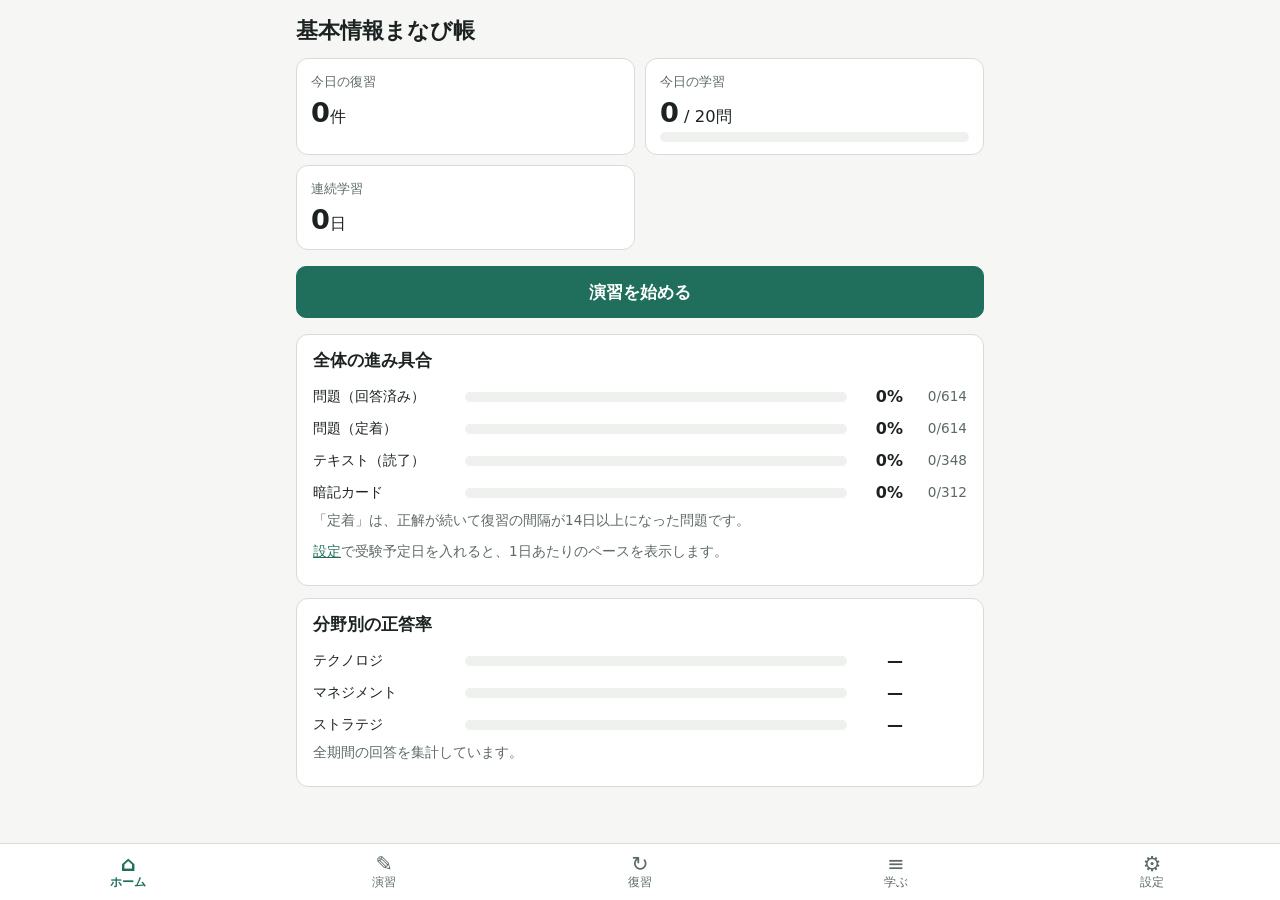
<file: index.html>
<!doctype html>
<html lang="ja">
<head>
  <meta charset="utf-8">
  <meta name="viewport" content="width=device-width, initial-scale=1, viewport-fit=cover">
  <title>基本情報まなび帳</title>
  <meta name="description" content="基本情報技術者試験（科目A・科目B）の学習帳。問題・解説はすべてオリジナルです。">
  <meta name="theme-color" content="#f6f7f5" media="(prefers-color-scheme: light)">
  <meta name="theme-color" content="#15191a" media="(prefers-color-scheme: dark)">
  <meta name="color-scheme" content="light dark">
  <meta name="mobile-web-app-capable" content="yes">
  <meta name="apple-mobile-web-app-capable" content="yes">
  <meta name="apple-mobile-web-app-title" content="基本情報">
  <meta name="apple-mobile-web-app-status-bar-style" content="default">
  <meta name="format-detection" content="telephone=no">
  <link rel="manifest" href="manifest.json">
  <link rel="icon" href="icons/icon.svg" type="image/svg+xml">
  <link rel="apple-touch-icon" href="icons/apple-touch-icon.png">
  <link rel="stylesheet" href="css/base.css">
  <link rel="stylesheet" href="css/components.css">
  <link rel="stylesheet" href="css/views.css">
</head>
<body>
  <button type="button" id="update-banner" class="update-banner" hidden>更新があります（タップで再読み込み）</button>
  <main id="view" class="view"><p class="muted center">読み込み中…</p></main>
  <div id="toast" class="toast-host" aria-live="polite"></div>
  <nav id="tabbar" class="tabbar" aria-label="メインメニュー">
    <a href="#/home" data-tab="home"><span class="tab-icon" aria-hidden="true">⌂</span>ホーム</a>
    <a href="#/drill" data-tab="drill"><span class="tab-icon" aria-hidden="true">✎</span>演習</a>
    <a href="#/review" data-tab="review"><span class="tab-icon" aria-hidden="true">↻</span>復習</a>
    <a href="#/learn" data-tab="learn"><span class="tab-icon" aria-hidden="true">≡</span>学ぶ</a>
    <a href="#/settings" data-tab="settings"><span class="tab-icon" aria-hidden="true">⚙</span>設定</a>
  </nav>
  <noscript><p style="padding:16px">このアプリの利用には JavaScript が必要です。</p></noscript>
  <script type="module" src="js/app.js"></script>
</body>
</html>
</file>
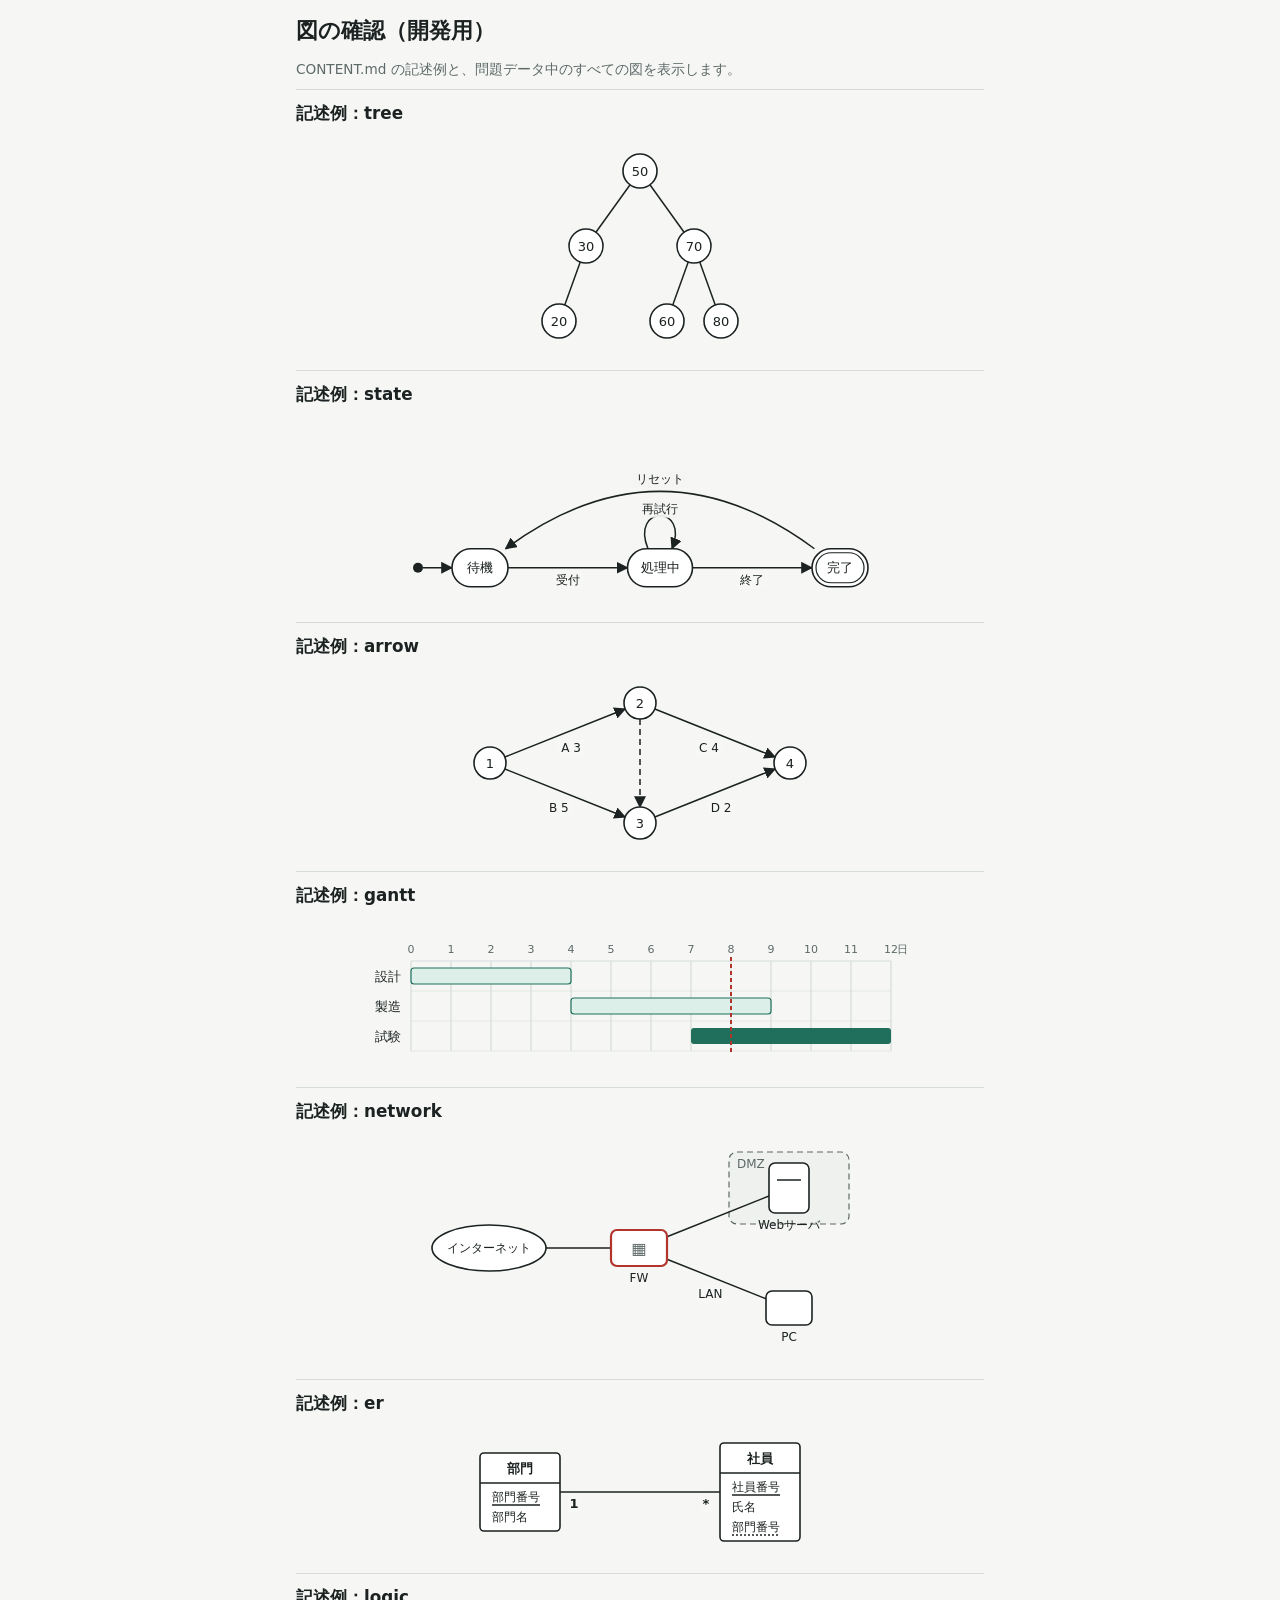
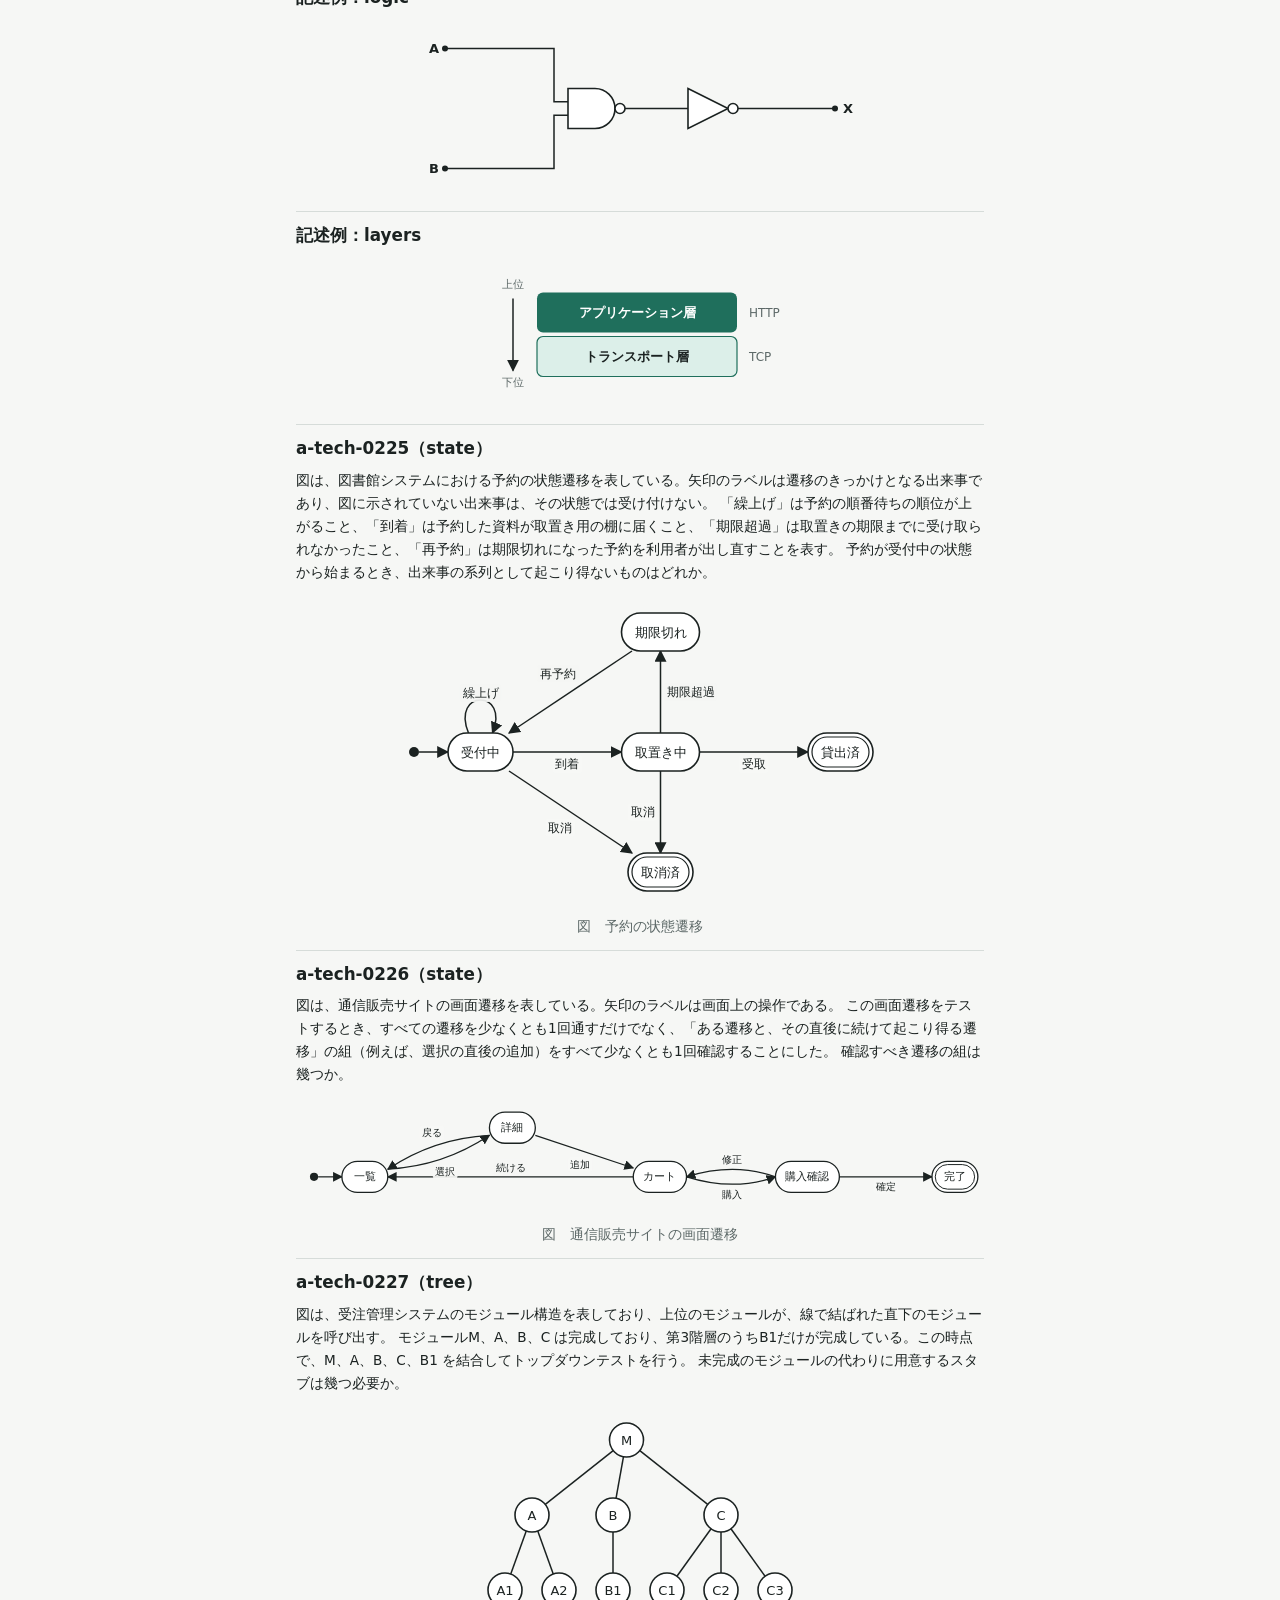
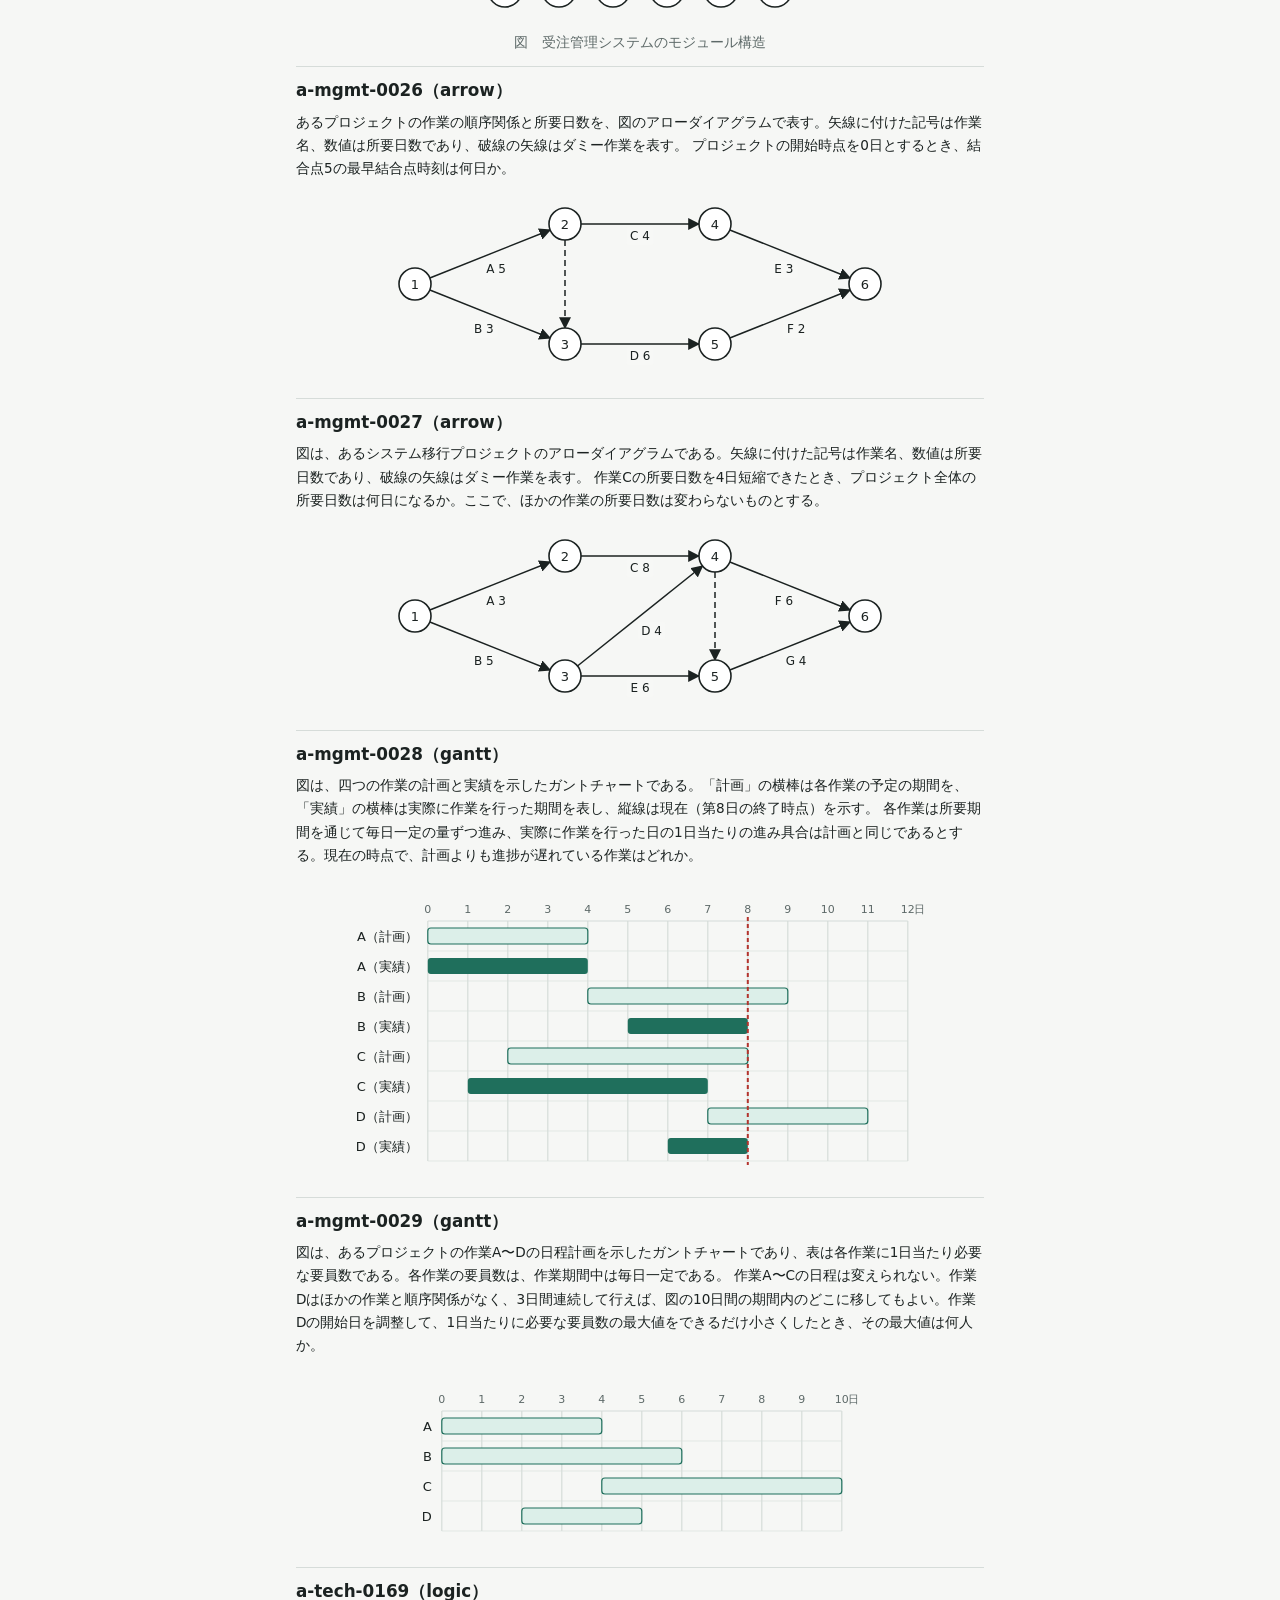
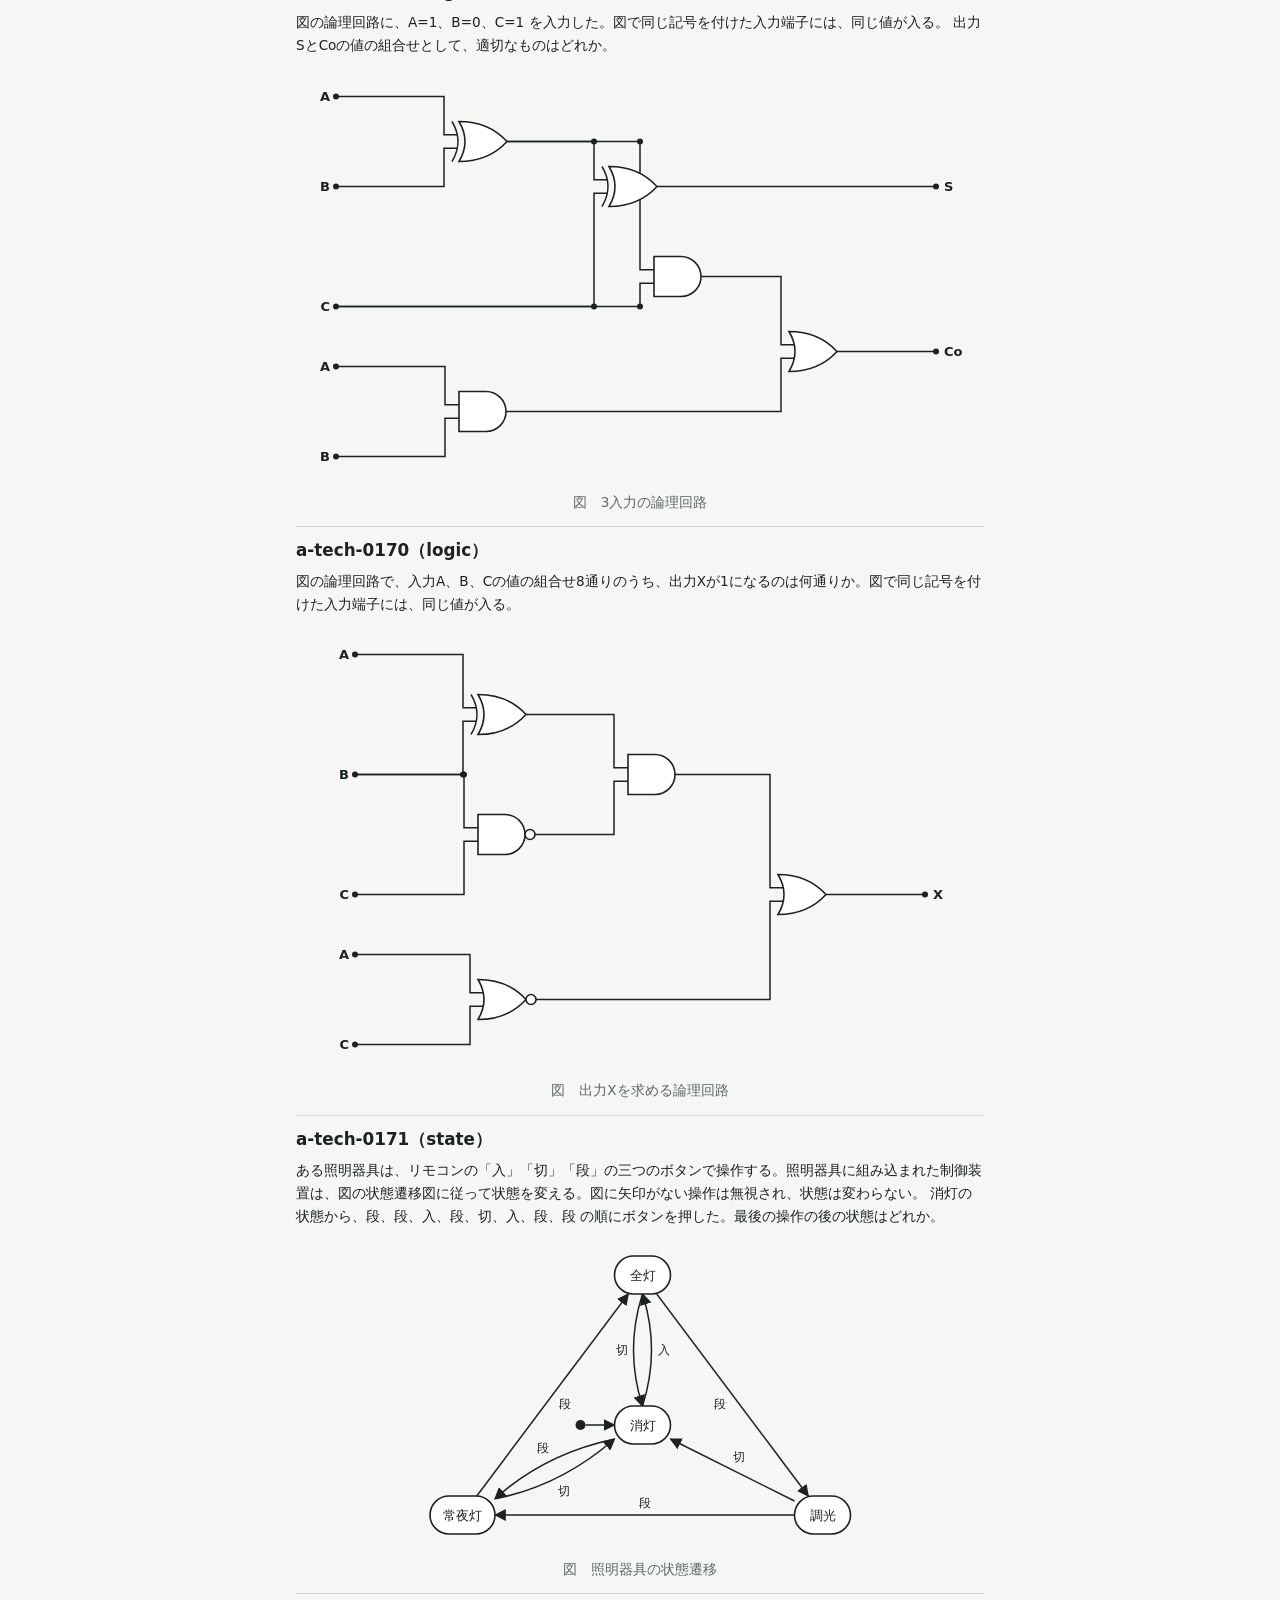
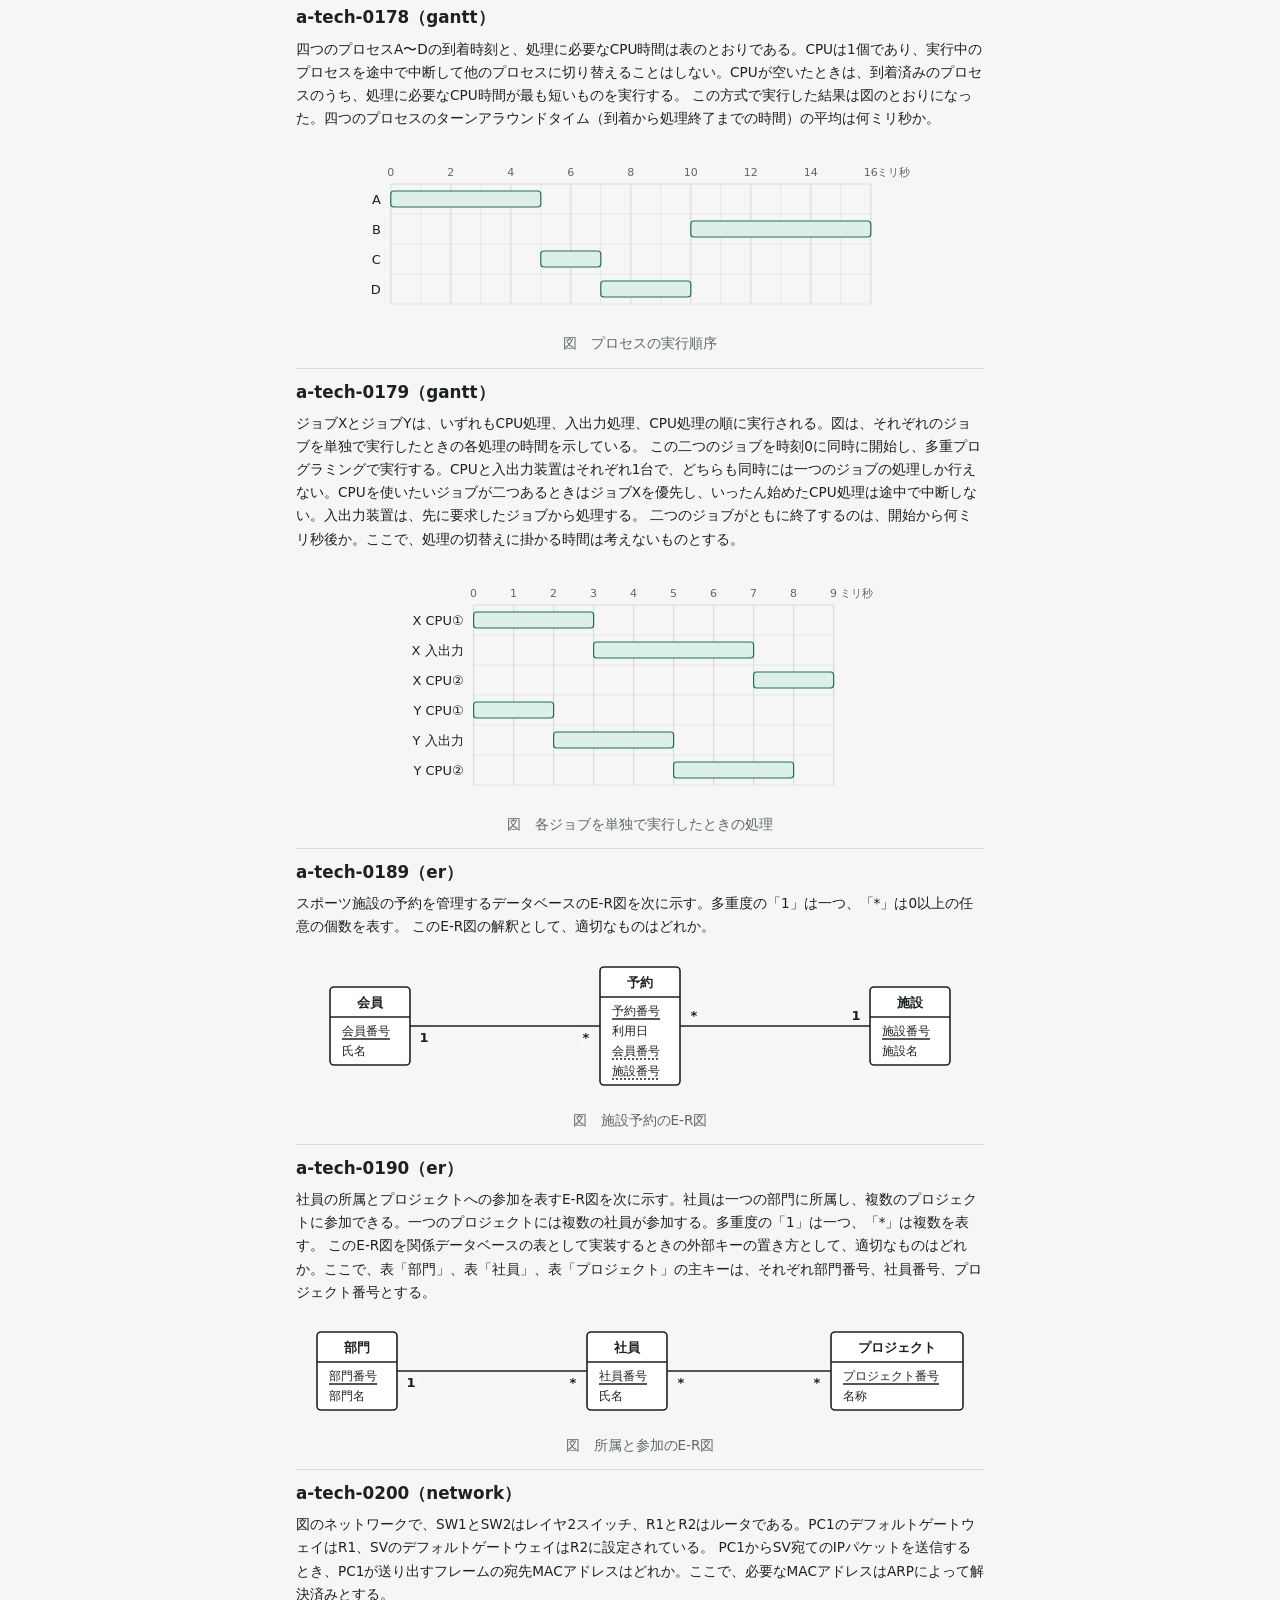
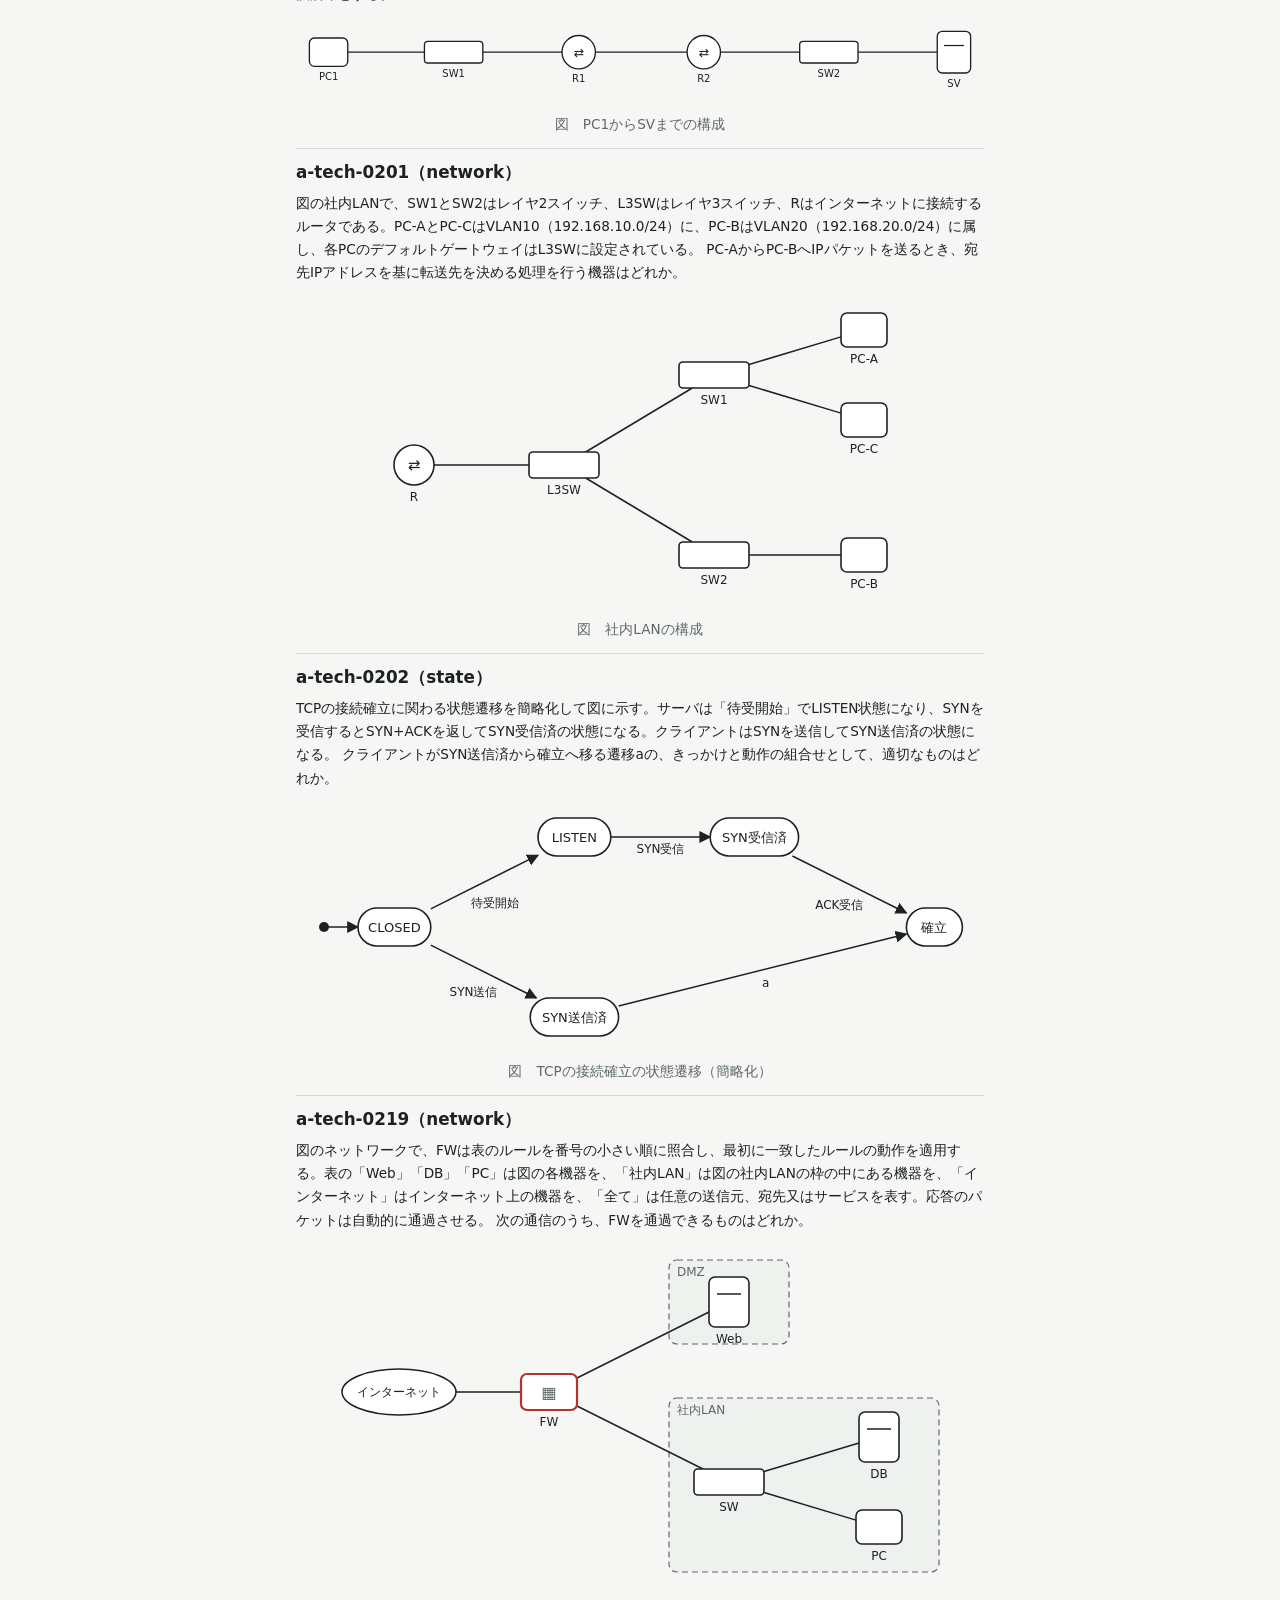
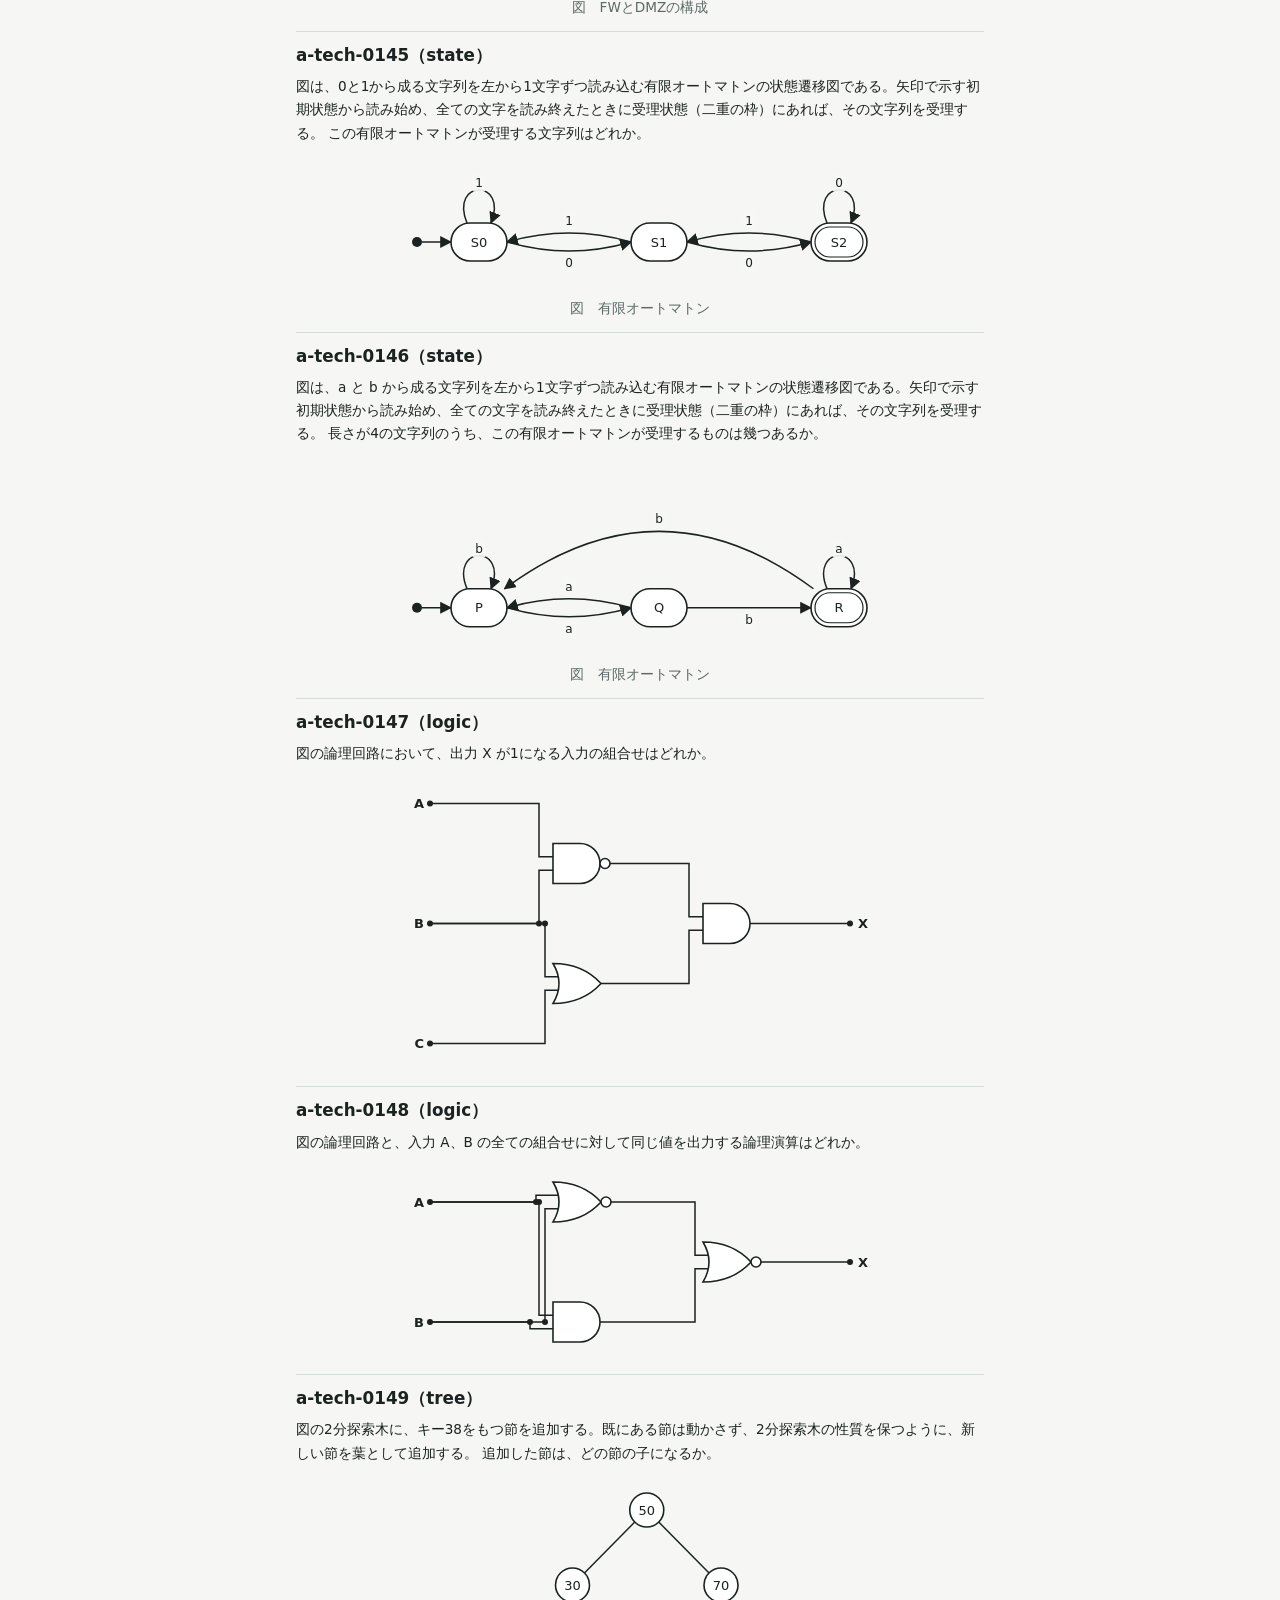
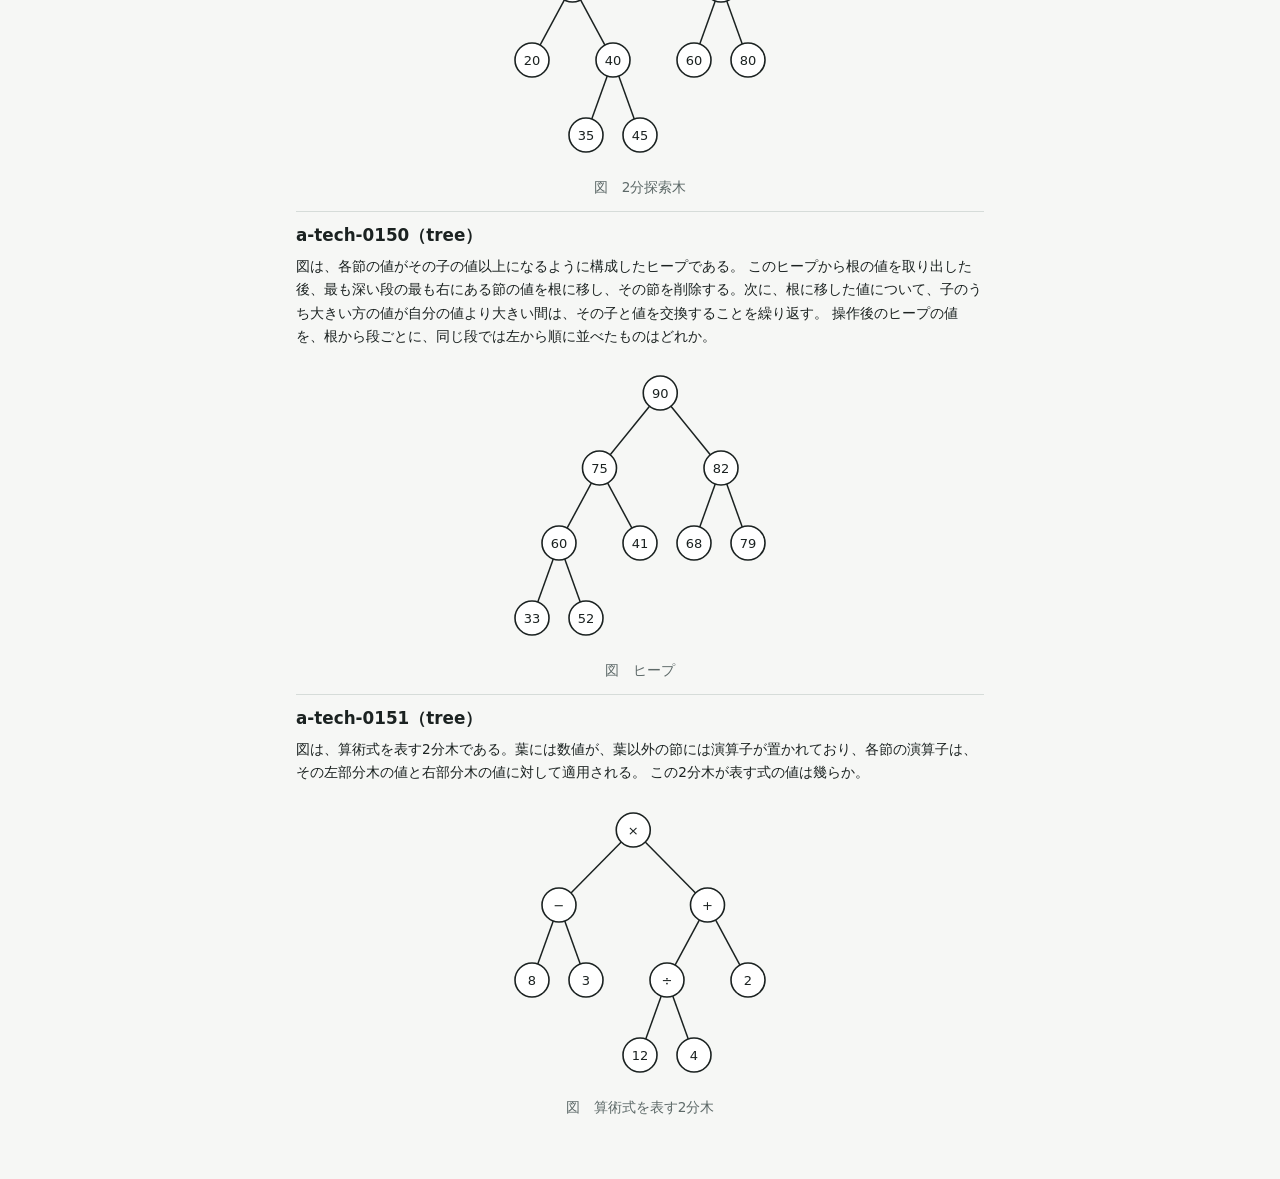
<file: tools/figures.html>
<!doctype html>
<html lang="ja">
<head>
  <meta charset="utf-8">
  <meta name="viewport" content="width=device-width, initial-scale=1">
  <meta name="robots" content="noindex">
  <title>図の確認 — 基本情報まなび帳（開発用）</title>
  <link rel="stylesheet" href="../css/base.css">
  <link rel="stylesheet" href="../css/components.css">
  <link rel="stylesheet" href="../css/views.css">
  <style>.view { padding-bottom: 48px; } section { border-top: 1px solid var(--line); padding-top: 12px; }</style>
</head>
<body>
  <main id="view" class="view"><h1>図の確認（開発用）</h1><p class="muted small">CONTENT.md の記述例と、問題データ中のすべての図を表示します。</p></main>
  <script type="module">
    import { h } from '../js/dom.js';
    import { renderFigure } from '../js/render/figure.js';
    const root = document.getElementById('view');
    const md = await (await fetch('../CONTENT.md', { cache: 'no-store' })).text();
    const examples = [...md.matchAll(/```json\n(\{ "type": "(?:tree|state|arrow|gantt|network|er|logic|layers|flow|venn|bar|seq)"[\s\S]*?)\n```/g)].map((m) => JSON.parse(m[1]));
    for (const fig of examples) root.append(h('section', null, h('h2', null, `記述例：${fig.type}`), renderFigure(fig)));
    const meta = await (await fetch('../data/meta.json', { cache: 'no-store' })).json();
    for (const f of meta.files) {
      const { items } = await (await fetch('../data/' + f, { cache: 'no-store' })).json();
      for (const q of items.flatMap((it) => it.questions ?? [it])) {
        if (q.figure) root.append(h('section', null, h('h2', null, `${q.id}（${q.figure.type}）`), h('p', { class: 'small' }, q.stem.join(' ')), renderFigure(q.figure)));
      }
    }
  </script>
</body>
</html>
</file>
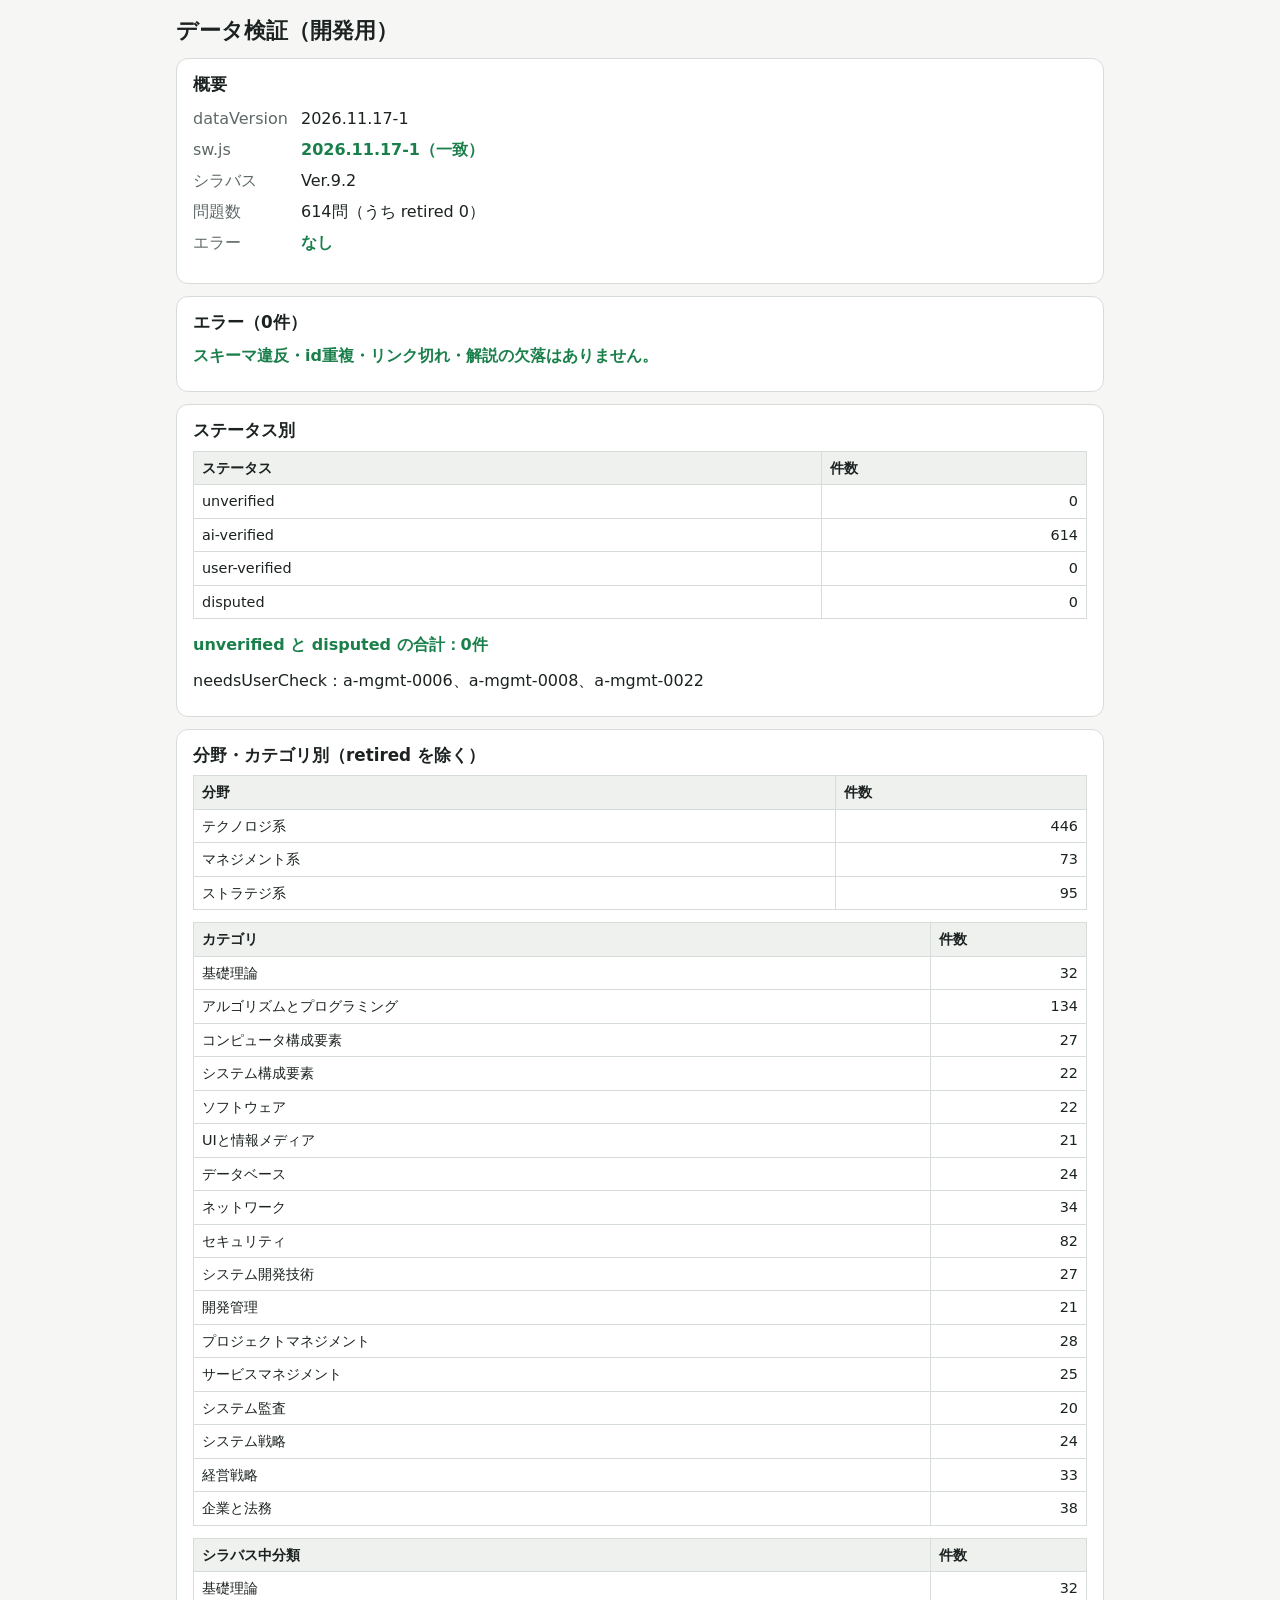
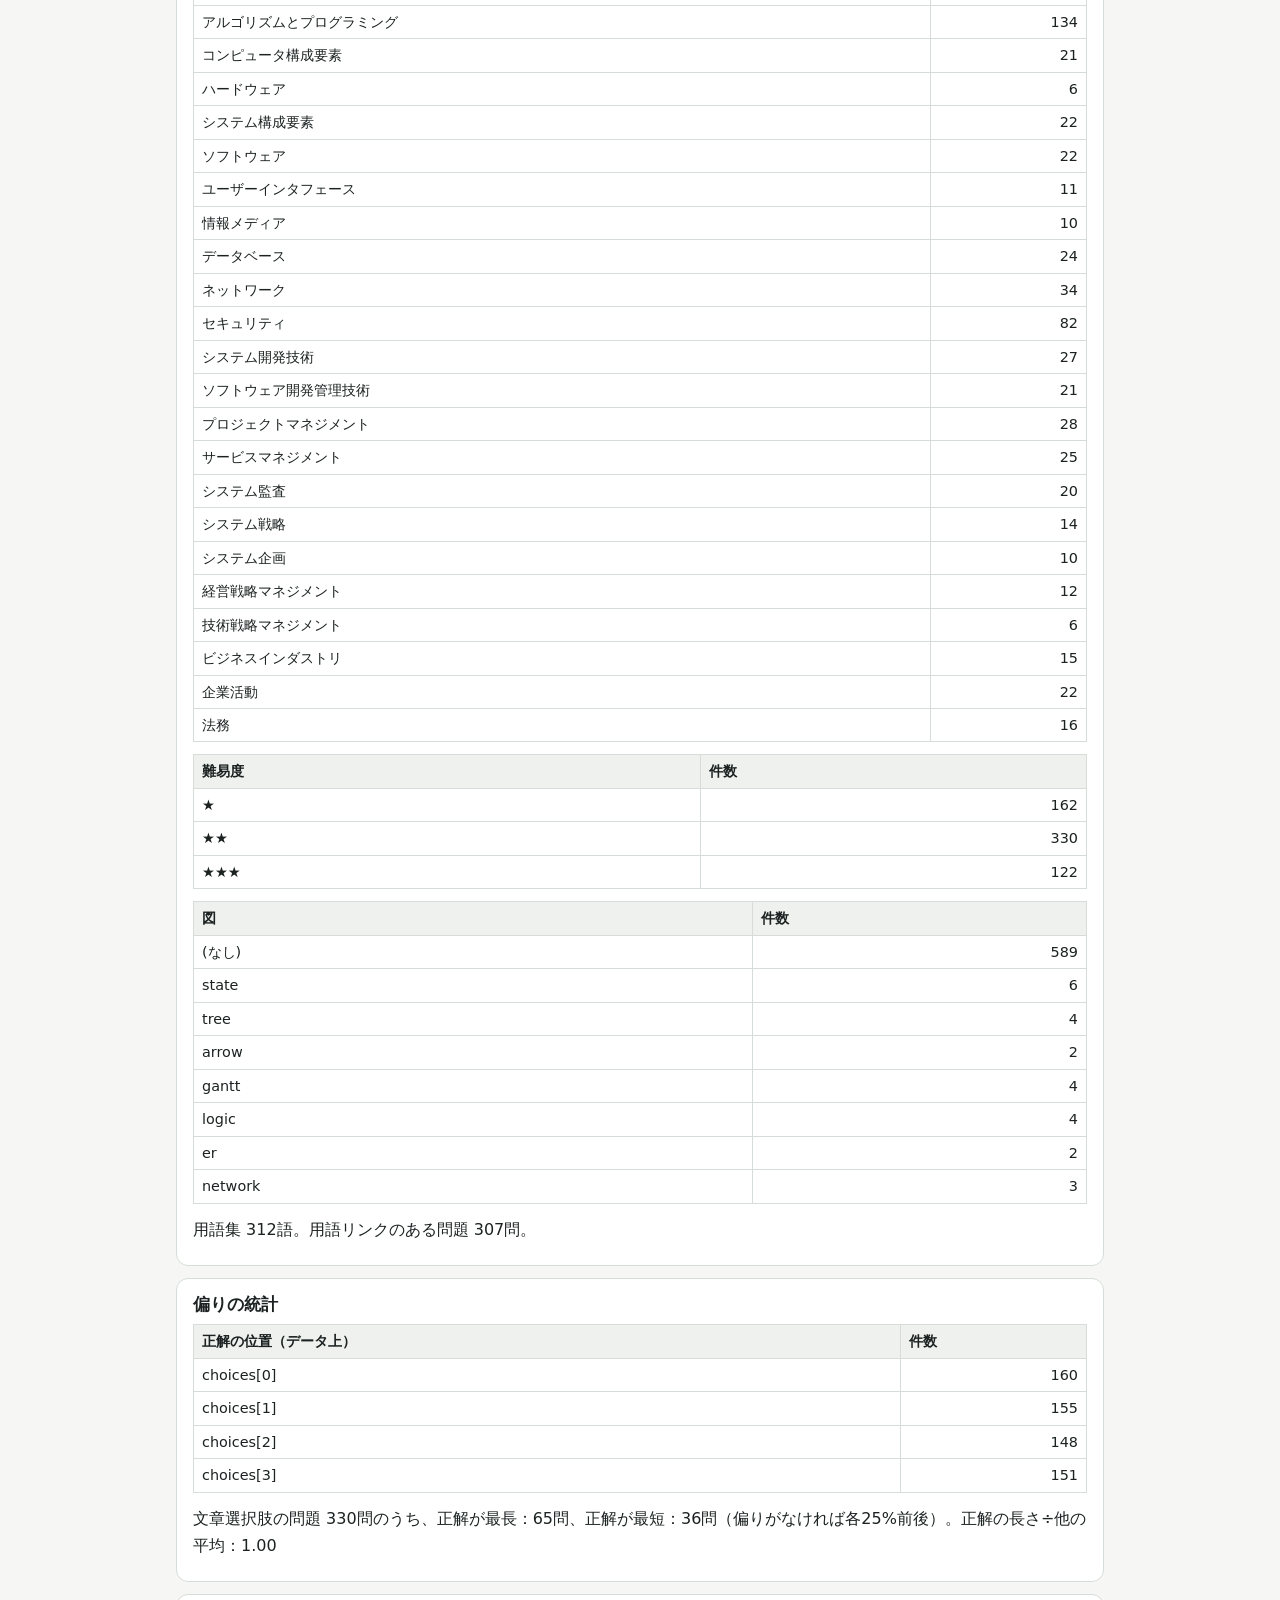
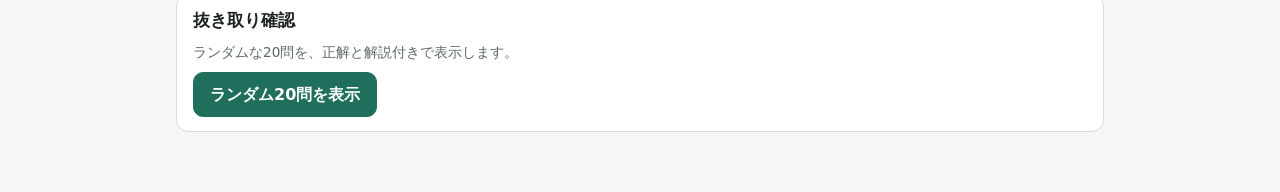
<file: tools/validate.html>
<!doctype html>
<html lang="ja">
<head>
  <meta charset="utf-8">
  <meta name="viewport" content="width=device-width, initial-scale=1">
  <meta name="robots" content="noindex">
  <title>データ検証 — 基本情報まなび帳（開発用）</title>
  <link rel="stylesheet" href="../css/base.css">
  <link rel="stylesheet" href="../css/components.css">
  <link rel="stylesheet" href="../css/views.css">
  <style>
    .view { max-width: 960px; padding-bottom: 48px; }
    table.v { border-collapse: collapse; width: 100%; font-size: 0.9rem; margin-bottom: 12px; }
    table.v th, table.v td { border: 1px solid var(--line); padding: 4px 8px; text-align: left; }
    table.v th { background: var(--surface-2); }
    table.v td.num { text-align: right; font-variant-numeric: tabular-nums; }
    .ok { color: var(--ok); font-weight: 700; }
    .ng { color: var(--ng); font-weight: 700; }
    .sample { border-top: 1px solid var(--line); padding: 12px 0; }
    .err-list li { padding: 2px 0; font-size: 0.9rem; }
  </style>
</head>
<body>
  <main id="view" class="view"><p>検証中…</p></main>
  <script type="module" src="validate.js"></script>
</body>
</html>
</file>
<file: css/base.css>
/* 変数・リセット・レイアウトの土台。配色は prefers-color-scheme で切り替える */
:root {
  color-scheme: light dark;
  --bg: #f6f7f5;
  --surface: #ffffff;
  --surface-2: #eef1ee;
  --text: #1b2221;
  --muted: #5d6968;
  --line: #d6dcd9;
  --accent: #1f6f5c;
  --accent-text: #ffffff;
  --accent-soft: #dcefe9;
  --ok: #1a7f4b;
  --ok-soft: #dff3e6;
  --ng: #b3342d;
  --ng-soft: #fbe3e0;
  --warn: #8a5a00;
  --warn-soft: #fcefcf;
  --radius: 12px;
  --tabbar-h: 56px;
  --safe-t: env(safe-area-inset-top, 0px);
  --safe-b: env(safe-area-inset-bottom, 0px);
  --safe-l: env(safe-area-inset-left, 0px);
  --safe-r: env(safe-area-inset-right, 0px);
  --font: system-ui, -apple-system, "Hiragino Sans", "Hiragino Kaku Gothic ProN", "Yu Gothic UI", Meiryo, sans-serif;
  --mono: ui-monospace, SFMono-Regular, Menlo, Consolas, "Courier New", monospace;
}

@media (prefers-color-scheme: dark) {
  :root {
    --bg: #15191a;
    --surface: #1f2526;
    --surface-2: #2a3132;
    --text: #e8edeb;
    --muted: #9eaaa8;
    --line: #394243;
    --accent: #5cc2a6;
    --accent-text: #0d1a17;
    --accent-soft: #1d3a33;
    --ok: #6fd39a;
    --ok-soft: #1c3527;
    --ng: #f08a80;
    --ng-soft: #42211f;
    --warn: #f0c060;
    --warn-soft: #3d3118;
  }
}

*, *::before, *::after { box-sizing: border-box; }

html {
  font-size: 100%;
  -webkit-text-size-adjust: 100%;
  text-size-adjust: 100%;
}
html[data-font="large"] { font-size: 115%; }

body {
  margin: 0;
  background: var(--bg);
  color: var(--text);
  font-family: var(--font);
  line-height: 1.7;
  overflow-wrap: anywhere;
  -webkit-tap-highlight-color: transparent;
  min-height: 100dvh;
}

h1 { font-size: 1.35rem; margin: 0 0 12px; line-height: 1.4; }
h2 { font-size: 1.05rem; margin: 0 0 8px; line-height: 1.4; }
h3 { font-size: 1rem; margin: 0 0 4px; }
p { margin: 0 0 8px; }
ul { margin: 0; padding: 0; list-style: none; }
a { color: var(--accent); }
small { font-size: 0.6em; font-weight: 500; }
[hidden] { display: none !important; }

/* 操作要素：ダブルタップ拡大を防ぎ、44px以上のタップ領域を確保する */
button, a, input, select, textarea, label, summary { touch-action: manipulation; }
button, input, select, textarea { font: inherit; color: inherit; }
/* 入力欄は16px未満にしない（iOSの自動ズーム防止） */
input, select, textarea { font-size: max(16px, 1rem); }

:focus-visible { outline: 3px solid var(--accent); outline-offset: 2px; }

.view {
  max-width: 720px;
  margin: 0 auto;
  padding: calc(16px + var(--safe-t)) calc(16px + var(--safe-r)) calc(var(--tabbar-h) + var(--safe-b) + 24px) calc(16px + var(--safe-l));
}
body.is-busy .view { padding-bottom: calc(var(--safe-b) + 24px); }

/* 横に長い表・コード・図は、その要素だけを横スクロールさせる */
.scroll-x { overflow-x: auto; -webkit-overflow-scrolling: touch; max-width: 100%; }

.muted { color: var(--muted); }
.small { font-size: 0.85rem; }
.center { text-align: center; }
.block { display: block; }
.mono { font-family: var(--mono); }

@media (prefers-reduced-motion: reduce) {
  * { scroll-behavior: auto !important; transition: none !important; }
}
</file>
<file: css/components.css>
/* 共通部品 */

/* ---- タブバー ---- */
.tabbar {
  position: fixed;
  left: 0; right: 0; bottom: 0;
  display: flex;
  padding: 0 var(--safe-r) var(--safe-b) var(--safe-l);
  background: var(--surface);
  border-top: 1px solid var(--line);
  z-index: 10;
}
.tabbar a {
  flex: 1;
  min-height: var(--tabbar-h);
  display: flex;
  flex-direction: column;
  align-items: center;
  justify-content: center;
  gap: 2px;
  font-size: 0.72rem;
  line-height: 1.2;
  color: var(--muted);
  text-decoration: none;
}
.tabbar a[aria-current="page"] { color: var(--accent); font-weight: 700; }
.tab-icon { font-size: 1.3rem; line-height: 1; }
body.is-busy .tabbar { display: none; }

/* ---- ボタン ---- */
.btn {
  display: inline-flex;
  align-items: center;
  justify-content: center;
  min-height: 44px;
  padding: 8px 16px;
  border: 1px solid var(--line);
  border-radius: 10px;
  background: var(--surface);
  color: var(--text);
  font-weight: 600;
  text-decoration: none;
  cursor: pointer;
}
.btn.primary { background: var(--accent); border-color: var(--accent); color: var(--accent-text); }
.btn.danger { border-color: var(--ng); color: var(--ng); }
.btn.big { width: 100%; min-height: 52px; font-size: 1.05rem; }
.btn.small { padding: 6px 12px; font-size: 0.85rem; }
.btn.grow { flex: 1; }
.btn.is-flagged { border-color: var(--warn); color: var(--warn); }
.btn:disabled { opacity: 0.45; cursor: default; }
.btn:active:not(:disabled) { filter: brightness(0.94); }

.btn-row { display: flex; gap: 8px; justify-content: flex-end; flex-wrap: wrap; }
.btn-col { display: flex; flex-direction: column; gap: 10px; margin: 16px 0; }

/* ---- カード・通知 ---- */
.card {
  background: var(--surface);
  border: 1px solid var(--line);
  border-radius: var(--radius);
  padding: 14px 16px;
  margin: 0 0 12px;
}
.card.accent { border-color: var(--accent); background: var(--accent-soft); }
.notice {
  border-radius: 10px;
  padding: 10px 12px;
  margin: 0 0 12px;
  background: var(--surface-2);
  font-size: 0.9rem;
}
.backup-notice { display: flex; align-items: center; justify-content: space-between; gap: 10px; }
.notice.warn { background: var(--warn-soft); color: var(--warn); }
.badge {
  display: inline-block;
  margin-left: 8px;
  padding: 0 8px;
  border-radius: 999px;
  font-size: 0.75rem;
  background: var(--surface-2);
}
.badge.warn { background: var(--warn-soft); color: var(--warn); }

/* ---- チップ（絞り込み） ---- */
.chips { display: flex; flex-wrap: wrap; gap: 8px; }
.chip {
  min-height: 44px;
  padding: 6px 14px;
  border: 1px solid var(--line);
  border-radius: 999px;
  background: var(--surface);
  color: var(--text);
  cursor: pointer;
}
.chip.is-on { background: var(--accent); border-color: var(--accent); color: var(--accent-text); font-weight: 700; }

/* ---- 横棒 ---- */
.bar-row { display: grid; grid-template-columns: 6.5em 1fr 3em 4em; align-items: center; gap: 8px; min-height: 32px; }
.bar-track { display: block; height: 10px; border-radius: 5px; background: var(--surface-2); overflow: hidden; }
.bar-fill { display: block; height: 100%; border-radius: 5px; background: var(--accent); }
.bar-value { text-align: right; font-weight: 700; font-variant-numeric: tabular-nums; }
.bar-count { text-align: right; font-variant-numeric: tabular-nums; }

/* ---- リスト ---- */
.link-list li + li { border-top: 1px solid var(--line); }
.link-list a {
  display: flex;
  flex-direction: column;
  min-height: 44px;
  padding: 10px 0;
  color: var(--text);
  text-decoration: none;
}
.link-title { display: -webkit-box; -webkit-line-clamp: 2; line-clamp: 2; -webkit-box-orient: vertical; overflow: hidden; }

/* ---- 入力 ---- */
.input {
  width: 100%;
  padding: 10px 12px;
  border: 1px solid var(--line);
  border-radius: 10px;
  background: var(--surface);
  margin: 0 0 12px;
}
textarea.input { resize: vertical; line-height: 1.5; }
.radio-list { display: flex; flex-direction: column; margin: 0 0 12px; }
.radio-item { display: flex; align-items: center; gap: 10px; min-height: 44px; }
.radio-item input { width: 20px; height: 20px; accent-color: var(--accent); }

.setting-row {
  display: flex;
  align-items: center;
  justify-content: space-between;
  gap: 12px;
  min-height: 52px;
  padding: 6px 0;
}
.setting-row + .setting-row { border-top: 1px solid var(--line); }
.switch { width: 24px; height: 24px; flex: none; accent-color: var(--accent); }

.kv { display: grid; grid-template-columns: 6em 1fr; gap: 4px 12px; margin: 0 0 12px; }
.kv dt { color: var(--muted); }
.kv dd { margin: 0; }

/* ---- ダイアログ ---- */
.dialog {
  width: min(92vw, 480px);
  max-height: 86dvh;
  padding: 0;
  border: 1px solid var(--line);
  border-radius: 16px;
  background: var(--surface);
  color: var(--text);
}
.dialog::backdrop { background: rgba(0, 0, 0, 0.5); }
.dialog-inner { padding: 18px 16px 16px; }
.dialog-msg { margin-bottom: 16px; }

/* ---- トースト・更新バナー ---- */
.toast-host {
  position: fixed;
  left: 0; right: 0;
  bottom: calc(var(--tabbar-h) + var(--safe-b) + 12px);
  display: flex;
  justify-content: center;
  padding: 0 16px;
  pointer-events: none;
  z-index: 30;
}
body.is-busy .toast-host { bottom: calc(var(--safe-b) + 84px); }
.toast {
  max-width: 480px;
  padding: 10px 16px;
  border-radius: 10px;
  background: var(--text);
  color: var(--bg);
  font-size: 0.9rem;
  box-shadow: 0 4px 16px rgba(0, 0, 0, 0.25);
}
.toast.is-error { background: var(--ng); color: #fff; }

.update-banner {
  position: sticky;
  top: 0;
  z-index: 20;
  width: 100%;
  min-height: calc(44px + var(--safe-t));
  padding: var(--safe-t) 16px 0;
  border: 0;
  background: var(--accent);
  color: var(--accent-text);
  font-weight: 700;
  cursor: pointer;
}

/* ---- 用語リンク ---- */
.term-link {
  display: inline;
  padding: 0;
  margin: 0;
  border: 0;
  background: none;
  color: inherit;
  font: inherit;
  text-decoration: underline dotted var(--accent);
  text-decoration-thickness: 2px;
  text-underline-offset: 3px;
  cursor: pointer;
}

/* ---- 「AIに聞く」 ---- */
.ask-ai-fab {
  position: fixed;
  right: calc(var(--safe-r) + 14px);
  bottom: calc(var(--tabbar-h) + var(--safe-b) + 16px);
  z-index: 25;
  min-height: 44px;
  padding: 8px 18px;
  border: 0;
  border-radius: 999px;
  background: var(--accent);
  color: var(--accent-text);
  font: inherit;
  font-weight: 700;
  box-shadow: 0 4px 16px rgba(0, 0, 0, 0.3);
  cursor: pointer;
}
.ask-ai-fab[hidden] { display: none; }
body.is-busy .ask-ai-fab { bottom: calc(var(--safe-b) + 96px); }
.ai-quote {
  margin: 0 0 12px;
  padding: 8px 12px;
  border-left: 4px solid var(--accent);
  background: var(--surface-2);
  border-radius: 6px;
  font-size: 0.92rem;
}
.ai-extra {
  width: 100%;
  min-height: 44px;
  margin: 12px 0;
  padding: 8px 12px;
  border: 1px solid var(--line);
  border-radius: 10px;
  background: var(--surface);
  color: var(--text);
  font: inherit;
}
.ai-preview {
  width: 100%;
  margin: 4px 0 12px;
  padding: 8px 10px;
  border: 1px solid var(--line);
  border-radius: 10px;
  background: var(--surface-2);
  color: var(--text);
  font: inherit;
  font-size: 0.82rem;
  line-height: 1.5;
  resize: vertical;
}
</file>
<file: css/views.css>
/* 画面ごとのスタイル */

/* ---- ホーム ---- */
.tiles { display: grid; grid-template-columns: repeat(2, 1fr); gap: 10px; margin: 0 0 4px; }
.tile {
  display: flex;
  flex-direction: column;
  gap: 2px;
  padding: 12px 14px;
  border: 1px solid var(--line);
  border-radius: var(--radius);
  background: var(--surface);
}
.tile-label { font-size: 0.8rem; color: var(--muted); }
.tile-value { font-size: 1.7rem; font-weight: 700; line-height: 1.3; font-variant-numeric: tabular-nums; }

/* ---- 出題 ---- */
.run-head { display: flex; align-items: center; justify-content: space-between; gap: 8px; margin: 0 0 8px; }
.run-progress { font-weight: 700; font-size: 0.9rem; text-align: center; }
.progress { height: 4px; border-radius: 2px; background: var(--surface-2); overflow: hidden; margin: 0 0 12px; }
.progress span { display: block; height: 100%; background: var(--accent); }
.q-meta { margin: 0 0 6px; }
.q-stem { font-size: 1.05rem; margin: 0 0 14px; }
.q-stem p { margin: 0 0 10px; }

.q-table { border-collapse: collapse; margin: 4px 0 10px; font-size: 0.95rem; }
.q-table th, .q-table td { border: 1px solid var(--line); padding: 6px 10px; white-space: nowrap; text-align: left; }
.q-table th { background: var(--surface-2); }

.choices { display: flex; flex-direction: column; gap: 10px; margin: 0 0 16px; }
.choice {
  display: flex;
  align-items: flex-start;
  gap: 12px;
  width: 100%;
  min-height: 52px;
  padding: 12px 14px;
  border: 2px solid var(--line);
  border-radius: var(--radius);
  background: var(--surface);
  color: var(--text);
  text-align: left;
  line-height: 1.6;
}
button.choice { cursor: pointer; }
.choice-label {
  flex: none;
  width: 28px; height: 28px;
  display: grid;
  place-items: center;
  border-radius: 50%;
  background: var(--surface-2);
  font-weight: 700;
  font-size: 0.9rem;
}
.choice-body { display: flex; flex-direction: column; gap: 6px; min-width: 0; }
.choice-why { font-size: 0.9rem; color: var(--muted); }
.choice.is-selected { border-color: var(--accent); background: var(--accent-soft); }
.choice.is-selected .choice-label { background: var(--accent); color: var(--accent-text); }
.choice.is-correct { border-color: var(--ok); background: var(--ok-soft); }
.choice.is-correct .choice-label { background: var(--ok); color: var(--surface); }
.choice.is-correct .choice-why b { color: var(--ok); }
.choice.is-wrong { border-color: var(--ng); background: var(--ng-soft); }
.choice.is-wrong .choice-label { background: var(--ng); color: var(--surface); }
.choice.is-wrong .choice-why b { color: var(--ng); }

.result-banner {
  display: flex;
  align-items: baseline;
  justify-content: space-between;
  gap: 12px;
  padding: 10px 14px;
  margin: 0 0 12px;
  border-radius: 10px;
  scroll-margin-top: calc(var(--safe-t) + 8px);
}
.result-banner strong { font-size: 1.1rem; }
.result-banner.is-ok { background: var(--ok-soft); color: var(--ok); }
.result-banner.is-ng { background: var(--ng-soft); color: var(--ng); }

.explain {
  padding: 12px 14px;
  margin: 0 0 16px;
  border-left: 4px solid var(--accent);
  border-radius: 4px var(--radius) var(--radius) 4px;
  background: var(--surface);
}

/* 画面下に張り付く操作ボタン */
.sticky-action {
  position: sticky;
  bottom: calc(var(--tabbar-h) + var(--safe-b));
  padding: 10px 0;
  background: linear-gradient(to bottom, transparent, var(--bg) 28%);
}
body.is-busy .sticky-action { bottom: var(--safe-b); }
.sticky-action .btn-row { flex-wrap: nowrap; }

/* ---- 結果 ---- */
.score { font-size: 2.2rem; font-weight: 700; margin: 0; font-variant-numeric: tabular-nums; }
.score-sub { font-size: 1.1rem; margin: 0; }

/* ---- 苦手分析 ---- */
.card h3 { margin-top: 14px; }
.weak-top { margin: 0 -8px; padding: 0 8px; border-radius: 8px; background: var(--ng-soft); }
.weak-top .bar-fill { background: var(--ng); }
.weak-top .bar-label { font-weight: 700; }
.bar-row { grid-template-columns: minmax(6.5em, 9em) 1fr 3em 3.5em; }
.bar-label { font-size: 0.85rem; line-height: 1.3; }

.chart { display: block; width: 100%; min-width: 300px; height: auto; }
.chart-grid { stroke: var(--line); stroke-width: 1; }
.chart-text { fill: var(--muted); font-size: 10px; }
.chart-line { fill: none; stroke: var(--accent); stroke-width: 2; stroke-linejoin: round; }
.chart-dot { fill: var(--accent); stroke: var(--surface); stroke-width: 2; }

/* ---- 設定 ---- */
.setting-row input[type="number"], .setting-row input[type="date"], .setting-row select {
  min-height: 44px;
  padding: 6px 10px;
  border: 1px solid var(--line);
  border-radius: 10px;
  background: var(--surface);
  max-width: 11em;
}
.setting-row input[type="number"] { width: 5.5em; text-align: right; }

/* ---- 図 ---- */
.q-figure { margin: 4px 0 12px; }
.q-figure .scroll-x { padding: 4px 0; }
.figure-svg { display: block; max-width: none; height: auto; margin: 0 auto; font-family: var(--font); }
.q-figure figcaption { text-align: center; font-size: 0.85rem; color: var(--muted); margin-top: 4px; }
.fig-node { fill: var(--surface); stroke: var(--text); stroke-width: 1.6; }
.fig-node-inner { fill: none; stroke: var(--text); stroke-width: 1.2; }
.fig-fw { stroke: var(--ng); stroke-width: 2.2; }
.fig-line { fill: none; stroke: var(--text); stroke-width: 1.5; }
.fig-dashed { stroke-dasharray: 6 4; }
.fig-dotted { stroke-dasharray: 2 2; }
.fig-arrowhead { fill: var(--text); }
.fig-dot { fill: var(--text); }
.fig-text { fill: var(--text); }
.fig-text-muted { fill: var(--muted); }
.fig-bold { font-weight: 700; }
.fig-label-bg { fill: var(--bg); opacity: 0.92; }
.fig-zone { fill: var(--surface-2); stroke: var(--muted); stroke-width: 1.2; stroke-dasharray: 6 4; }
.fig-grid { stroke: var(--line); stroke-width: 1.2; }
.fig-grid-minor { stroke: var(--line); stroke-width: 0.6; }
.fig-bar { fill: var(--accent-soft); stroke: var(--accent); stroke-width: 1.2; }
.fig-bar-actual { fill: var(--accent); }
.fig-marker { stroke: var(--ng); stroke-width: 2; stroke-dasharray: 4 3; }

/* ---- 演習タブの見出し ---- */
.section-title { margin: 20px 0 8px; font-size: 1.1rem; }

/* ---- 模擬試験 ---- */
.mock-timer { font-weight: 700; font-variant-numeric: tabular-nums; }
.mock-timer.is-low { color: var(--ng); }
.mock-qhead { display: flex; align-items: center; justify-content: space-between; margin: 0 0 8px; }
.mock-grid { display: grid; grid-template-columns: repeat(auto-fill, minmax(48px, 1fr)); gap: 6px; margin: 12px 0; max-height: 50dvh; overflow-y: auto; }
.mock-cell {
  min-height: 44px;
  border: 1px solid var(--line);
  border-radius: 8px;
  background: var(--surface);
  color: var(--text);
  font-variant-numeric: tabular-nums;
  cursor: pointer;
}
.mock-cell.is-answered { background: var(--accent-soft); border-color: var(--accent); }
.mock-cell.is-flagged { box-shadow: inset 0 -4px 0 var(--warn); }
.mock-cell.is-current { outline: 2px solid var(--text); outline-offset: 1px; }

/* ---- 用語 ---- */
.subnav { margin: 0 0 12px; }
.subnav .chip { display: inline-flex; align-items: center; text-decoration: none; }
.kana-index { display: flex; flex-wrap: wrap; gap: 4px; margin: 0 0 12px; }
.kana-index a {
  min-width: 44px; min-height: 44px;
  display: grid; place-items: center;
  border: 1px solid var(--line); border-radius: 8px;
  background: var(--surface); color: var(--text); text-decoration: none; font-weight: 700;
}
.card h2[id] { scroll-margin-top: calc(var(--safe-t) + 8px); }
.term-name { font-weight: 700; }
.term-def { font-size: 1.05rem; margin: 0; }

/* ---- 暗記カード ---- */
.flashcard {
  position: relative;
  display: flex;
  flex-direction: column;
  justify-content: center;
  min-height: 46dvh;
  margin: 8px 0 16px;
  padding: 24px 20px;
  border: 2px solid var(--line);
  border-radius: 18px;
  background: var(--surface);
  text-align: center;
  touch-action: pan-y;
  user-select: none;
  -webkit-user-select: none;
  cursor: pointer;
  transition: transform 0.2s ease;
}
.flashcard.is-dragging { transition: none; }
.flashcard.is-flipped { border-color: var(--accent); text-align: left; }
.flash-front { font-size: 1.6rem; font-weight: 700; margin: 8px 0; }
.flash-term { font-weight: 700; color: var(--accent); }
.flash-def { font-size: 1.1rem; line-height: 1.8; margin: 0; }
.flash-hint {
  position: absolute; top: 14px;
  padding: 2px 10px; border-radius: 6px;
  font-weight: 700; opacity: 0; transition: opacity 0.1s;
}
.flash-hint-ok { left: 14px; color: var(--ok); border: 2px solid var(--ok); }
.flash-hint-ng { right: 14px; color: var(--ng); border: 2px solid var(--ng); }
.flashcard.show-ok .flash-hint-ok, .flashcard.show-ng .flash-hint-ng { opacity: 1; }
.flash-buttons { flex-wrap: nowrap; }

/* ---- 科目B：題材・コード ---- */
.q-set {
  margin: 0 0 14px;
  padding: 12px 14px;
  border: 1px solid var(--line);
  border-radius: var(--radius);
  background: var(--surface);
  line-height: 1.85;
}
.q-set-title { font-size: 1rem; margin: 0 0 6px; }
.q-stem.is-b > p { line-height: 1.85; }
.code-block {
  margin: 8px 0 12px;
  border: 1px solid var(--line);
  border-radius: 8px;
  background: var(--surface-2);
}
.code { border-collapse: collapse; font-family: var(--mono); font-size: 0.88rem; line-height: 1.6; }
.code td { padding: 0 10px 0 0; vertical-align: top; }
.code-no {
  position: sticky; left: 0;
  min-width: 2.6em;
  padding: 0 8px !important;
  text-align: right;
  color: var(--muted);
  background: var(--surface-2);
  border-right: 1px solid var(--line);
  user-select: none;
  -webkit-user-select: none;
}
.code-src { white-space: pre; padding-left: 10px !important; }
.code tr:first-child td { padding-top: 6px; }
.code tr:last-child td { padding-bottom: 6px; }
.code tr.is-hl td { background: var(--warn-soft); }
.code tr.is-hl .code-no { color: var(--warn); font-weight: 700; }
.line-ref {
  display: inline;
  padding: 0 2px;
  margin: 0;
  border: 0;
  border-radius: 4px;
  background: var(--warn-soft);
  color: inherit;
  font: inherit;
  cursor: pointer;
}

/* ---- トレース表 ---- */
.trace { margin: 0 0 16px; }
.trace-table td { padding: 2px 4px; }
.trace-input {
  width: 5.5em;
  min-height: 40px;
  padding: 4px 6px;
  border: 1px solid var(--line);
  border-radius: 6px;
  background: var(--surface);
  font-family: var(--mono);
  text-align: center;
}
.trace-input.is-ok { border-color: var(--ok); background: var(--ok-soft); }
.trace-input.is-ng { border-color: var(--ng); background: var(--ng-soft); }
.trace-input.is-shown { border-color: var(--accent); }
.trace-result { font-weight: 700; margin: 8px 0; }

/* ---- ヘルプ ---- */
.help-list { padding-left: 1.2em; list-style: disc; }
.help-list li { margin: 0 0 8px; line-height: 1.75; }

/* ---- 用語集：分野・カテゴリ ---- */
.glossary-controls { margin: 0 0 8px; }
.cat-index { display: flex; flex-wrap: wrap; gap: 6px; margin: 0 0 12px; }
.cat-index a {
  display: inline-flex; align-items: center;
  min-height: 44px; padding: 4px 12px;
  border: 1px solid var(--line); border-radius: 8px;
  background: var(--surface); color: var(--text); text-decoration: none; font-size: 0.85rem;
}
.field-heading { margin: 18px 0 8px; padding-left: 10px; border-left: 5px solid var(--accent); }
.cat-heading { scroll-margin-top: calc(var(--safe-t) + 8px); margin-top: 0 !important; }
.term-sub { display: flex; align-items: center; gap: 6px; flex-wrap: wrap; }
.field-tag {
  display: inline-block; padding: 0 8px; border-radius: 999px;
  font-size: 0.72rem; font-weight: 700; line-height: 1.6;
  background: var(--surface-2); color: var(--text);
}
.field-technology { --tag: #2f6fb5; }
.field-management { --tag: #96591d; }
.field-strategy { --tag: #7a4fb0; }
.field-tag.field-technology, .field-tag.field-management, .field-tag.field-strategy { background: var(--tag); color: #fff; }
.field-heading.field-technology, .field-heading.field-management, .field-heading.field-strategy { border-left-color: var(--tag); }
@media (prefers-color-scheme: dark) {
  .field-technology { --tag: #4f8fd6; }
  .field-management { --tag: #c98a3e; }
  .field-strategy { --tag: #9a72d0; }
  .field-tag.field-technology, .field-tag.field-management, .field-tag.field-strategy { color: #0d1214; }
}

/* ---- 解説用の図 ---- */
.fig-on-accent { fill: var(--accent-text); }
.fig-line-accent { stroke: var(--accent); stroke-width: 2; }
.fig-cell-dim { fill: var(--surface-2); stroke: var(--muted); stroke-width: 1.2; }
.fig-venn { fill: none; stroke: var(--text); stroke-width: 1.6; }
.fig-venn-shade { fill: var(--accent); opacity: 0.35; }

/* ---- 学ぶタブ ---- */
.lesson-chapters { list-style: none; margin: 0; padding: 0; }
.lesson-chapters li + li { border-top: 1px solid var(--line); }
.lesson-chapters a { display: flex; align-items: center; gap: 10px; min-height: 52px; padding: 8px 4px; color: var(--text); text-decoration: none; }
.lesson-chapters .grow { flex: 1; min-width: 0; }
.read-mark { flex: none; min-width: 3.4em; text-align: center; font-size: 0.8rem; padding: 2px 8px; border-radius: 999px; background: var(--surface-2); color: var(--muted); }
.read-mark.is-done { background: var(--ok-soft); color: var(--ok); font-weight: 700; }
.lesson-points { margin: 0 0 12px; padding: 10px 14px 10px 30px; background: var(--accent-soft); border-radius: var(--radius); }
.lesson-body > * + * { margin-top: 12px; }
.lesson-body p { margin: 0; line-height: 1.85; }
.lesson-body h3 { margin: 20px 0 0; font-size: 1.05rem; }
.lesson-steps { margin: 0; padding-left: 1.6em; line-height: 1.8; }
.lesson-steps li + li { margin-top: 4px; }
.lesson-note { padding: 10px 14px; border-radius: var(--radius); border-left: 4px solid var(--accent); background: var(--surface-2); }
.lesson-note.is-pitfall { border-left-color: var(--ng); background: var(--ng-soft); }
.lesson-note.is-tip { border-left-color: var(--ok); background: var(--ok-soft); }
.lesson-note .note-title { display: block; font-weight: 700; margin-bottom: 2px; }
.lesson-example { padding: 10px 14px; border: 1px solid var(--line); border-radius: var(--radius); background: var(--surface); }
.lesson-example summary { cursor: pointer; font-weight: 700; margin-top: 6px; min-height: 44px; display: flex; align-items: center; }
.lesson-nav { display: flex; gap: 8px; margin: 16px 0; }
.lesson-nav .btn { flex: 1; text-align: center; }
.lesson-body .table-wrap { overflow-x: auto; }
ul.lesson-steps, ul.lesson-points { list-style: disc; }
ol.lesson-steps { list-style: decimal; }

/* 要約表示のまとめ（digest） */
.lesson-digest { padding: 12px 14px; border: 1px solid var(--line); border-radius: var(--radius); background: var(--surface); }
.lesson-digest p { margin: 0; line-height: 1.85; }
.lesson-keys { margin: 10px 0 0; padding-left: 1.4em; list-style: disc; line-height: 1.8; }
.lesson-keys li + li { margin-top: 2px; }

/* 設定：読み上げの声の選択と試し聞き */
.voice-pick { display: flex; flex-direction: column; gap: 8px; align-items: stretch; min-width: 0; max-width: 55%; }
.setting-row .voice-pick select { width: 100%; max-width: none; }

/* ---- 進み具合・関連する節・模擬試験の推移 ---- */
.pace-list { margin: 4px 0 0; padding-left: 1.3em; font-size: 0.9rem; }
.pace-list li + li { margin-top: 2px; }
.related { margin: 0 0 16px; padding: 10px 14px 4px; border-radius: var(--radius); background: var(--surface); }
.related h3 { margin: 0 0 2px; }
.chart-bar { fill: var(--muted); opacity: 0.45; }
.chart-bar.is-pass { fill: var(--accent); }
.chart-bar.is-current { opacity: 1; }
.chart-pass { stroke: var(--text); stroke-width: 1; stroke-dasharray: 4 3; }
.chart-value { font-weight: 700; fill: var(--text); paint-order: stroke; stroke: var(--surface); stroke-width: 3px; stroke-linejoin: round; }

/* ---- 見直す印・論点・テキスト検索・続きから読む ---- */
.q-tools { display: flex; justify-content: flex-end; margin: -2px 0 8px; }
.mark-btn { min-height: 36px; font-size: 0.85rem; }
.chip-more { border-style: dashed; color: var(--muted); }
.resume-btn { display: block; margin: 0 0 14px; text-align: left; text-decoration: none; }
.search-snippet { color: var(--muted); line-height: 1.5; overflow-wrap: anywhere; }
.search-read { margin-left: 8px; }

/* ---- 模擬試験の結果 ---- */
.mr-counts { display: flex; flex-wrap: wrap; justify-content: center; gap: 4px 14px; margin: 6px 0; font-weight: 700; font-variant-numeric: tabular-nums; }
.mr-counts .is-ok { color: var(--ok); }
.mr-counts .is-ng { color: var(--ng); }
.mr-counts .is-blank { color: var(--muted); }
.mr-grid { max-height: none; }
.mock-cell.is-ok { background: var(--ok-soft); border-color: var(--ok); color: var(--ok); font-weight: 700; }
.mock-cell.is-ng { background: var(--ng-soft); border-color: var(--ng); color: var(--ng); font-weight: 700; }
.mock-cell.is-blank { border-style: dashed; color: var(--muted); }
.mr-legend { display: flex; flex-wrap: wrap; align-items: center; margin: 0 0 12px; }
.mr-key { display: inline-block; width: 14px; height: 14px; margin-right: 4px; border: 1px solid var(--line); border-radius: 4px; }
.mr-key.is-ok { background: var(--ok-soft); border-color: var(--ok); }
.mr-key.is-ng { background: var(--ng-soft); border-color: var(--ng); }
.mr-key.is-blank { border-style: dashed; }
.mr-list { margin-top: 8px; }
.mr-item { border-top: 1px solid var(--line); scroll-margin-top: calc(var(--safe-t) + 8px); }
.mr-item summary { display: flex; align-items: center; gap: 10px; min-height: 44px; padding: 10px 0; cursor: pointer; list-style: none; }
.mr-item summary::-webkit-details-marker { display: none; }
.mr-item summary::after { content: '＋'; margin-left: auto; color: var(--muted); }
.mr-item[open] summary::after { content: '－'; }
.mr-sum { display: flex; flex-direction: column; min-width: 0; }
.mr-mark { flex: none; display: grid; place-items: center; width: 30px; height: 30px; border-radius: 50%; font-weight: 700; }
.mr-item.is-ok .mr-mark { background: var(--ok-soft); color: var(--ok); }
.mr-item.is-ng .mr-mark { background: var(--ng-soft); color: var(--ng); }
.mr-item.is-blank .mr-mark { background: var(--surface-2); color: var(--muted); }
.mr-body { padding: 0 0 12px; }
.mr-answer { margin: 0 0 8px; padding: 8px 12px; border-radius: 8px; font-weight: 700; background: var(--surface-2); }
.mr-answer.is-ok { background: var(--ok-soft); color: var(--ok); }
.mr-answer.is-ng { background: var(--ng-soft); color: var(--ng); }
</file>
